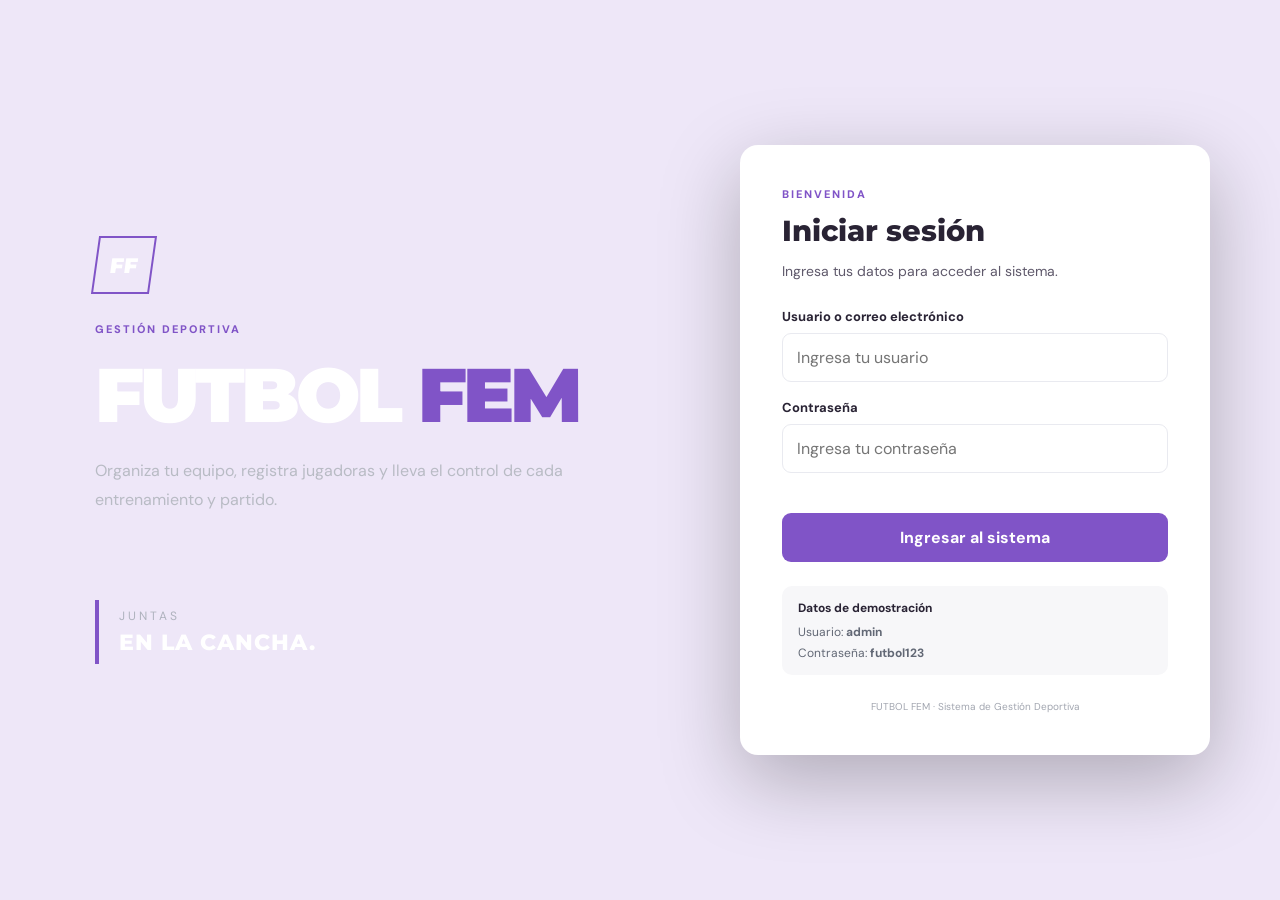
<file: index.html>
<!DOCTYPE html>
<html lang="es">
<head>
  <meta charset="UTF-8">
  <meta name="viewport" content="width=device-width, initial-scale=1.0">
  <title>FUTBOL FEM | Iniciar sesión</title>
  <link rel="stylesheet" href="css/estilos.css">
  <link rel="stylesheet" href="css/responsive.css">
</head>
<body class="login-body">
  <main class="login-layout">
    <section class="login-info">
      <div class="brand-mark">FF</div>
      <p class="eyebrow">GESTIÓN DEPORTIVA</p>
      <h1>FUTBOL <span>FEM</span></h1>
      <p class="login-description">Organiza tu equipo, registra jugadoras y lleva el control de cada entrenamiento y partido.</p>
      <div class="login-decoration">
        <span>JUNTAS</span><strong>EN LA CANCHA.</strong>
      </div>
    </section>
    <section class="login-card">
      <p class="eyebrow">BIENVENIDA</p>
      <h2>Iniciar sesión</h2>
      <p class="muted">Ingresa tus datos para acceder al sistema.</p>
      <form id="loginForm">
        <label for="usuario">Usuario o correo electrónico</label>
        <input id="usuario" name="usuario" type="text" placeholder="Ingresa tu usuario" autocomplete="username">
        <label for="contrasena">Contraseña</label>
        <input id="contrasena" name="contrasena" type="password" placeholder="Ingresa tu contraseña" autocomplete="current-password">
        <p id="loginMessage" class="form-message" role="alert"></p>
        <button class="btn btn-primary btn-full" type="submit">Ingresar al sistema</button>
      </form>
      <div class="demo-access">
        <strong>Datos de demostración</strong>
        <span>Usuario: <b>admin</b></span>
        <span>Contraseña: <b>futbol123</b></span>
      </div>
      <p class="login-footer">FUTBOL FEM · Sistema de Gestión Deportiva</p>
    </section>
  </main>
  <script src="js/login.js"></script>
</body>
</html>
</file>
<file: css/estilos.css>
@import url('https://fonts.googleapis.com/css2?family=DM+Sans:wght@400;500;600;700&family=Montserrat:wght@600;700;800;900&display=swap');

:root {
  --red: #8054c7;
  --red-dark: #6338a8;
  --ink: #292334;
  --muted: #5f596b;
  --line: #e9eaf0;
  --surface: #ffffff;
  --background: #f5f6f9;
  --green: #16865b;
}
* { box-sizing: border-box; }
body { margin: 0; font-family: 'DM Sans', Arial, sans-serif; color: var(--ink); background: var(--background); }
button, input, select { font: inherit; }
button { cursor: pointer; }
.login-body { min-height: 100vh; background: #eee7f8; }
.login-layout { min-height: 100vh; display: grid; grid-template-columns: 1fr 470px; max-width: 1250px; margin: auto; padding: 55px; gap: 70px; align-items: center; }
.login-info { color: white; padding: 25px; }
.brand-mark { width: 58px; height: 58px; display: grid; place-items: center; border: 2px solid var(--red); color: white; font: 900 21px Montserrat; transform: skew(-8deg); }
.eyebrow { color: var(--red); font-size: 11px; font-weight: 800; letter-spacing: 2px; margin: 28px 0 12px; }
.login-info h1 { font: 900 clamp(42px, 7vw, 76px) Montserrat; letter-spacing: -4px; margin: 0; }
.login-info h1 span { color: var(--red); }
.login-description { color: #b8bbc4; max-width: 470px; line-height: 1.8; font-size: 16px; }
.login-decoration { margin-top: 85px; border-left: 4px solid var(--red); padding: 8px 0 8px 20px; display: flex; flex-direction: column; gap: 5px; letter-spacing: 3px; font-size: 12px; color: #aeb2bd; }
.login-decoration strong { font: 800 22px Montserrat; color: white; letter-spacing: 1px; }
.login-card { background: white; border-radius: 18px; padding: 42px; box-shadow: 0 25px 80px #0004; }
.login-card .eyebrow { margin-top: 0; }
.login-card h2 { font: 800 29px Montserrat; margin: 0 0 8px; }
.muted { color: var(--muted); font-size: 14px; }
.login-card form { margin-top: 28px; }
label { display: block; font-size: 13px; font-weight: 700; margin: 17px 0 8px; }
input, select { width: 100%; padding: 13px 14px; border: 1px solid var(--line); border-radius: 9px; outline: none; background: white; color: var(--ink); }
input:focus, select:focus { border-color: var(--red); box-shadow: 0 0 0 3px #8054c715; }
.btn { border: 0; border-radius: 9px; padding: 12px 17px; font-weight: 700; transition: .2s; }
.btn-primary { background: var(--red); color: white; }
.btn-primary:hover { background: var(--red-dark); transform: translateY(-1px); }
.btn-full { width: 100%; margin-top: 12px; padding: 14px; }
.form-message { min-height: 18px; color: var(--red); font-size: 12px; margin: 10px 0 0; }
.demo-access { margin-top: 24px; background: #f7f7f9; border-radius: 10px; padding: 14px 16px; display: grid; gap: 5px; font-size: 12px; color: #626875; }
.demo-access strong { color: var(--ink); margin-bottom: 3px; }
.login-footer { color: #a2a6b0; text-align: center; font-size: 10px; margin: 25px 0 0; }

.app-shell { min-height: 100vh; display: grid; grid-template-columns: 245px 1fr; }
.sidebar { background: #4d376f; color: white; padding: 25px 17px; display: flex; flex-direction: column; }
.sidebar-brand { display: flex; align-items: center; gap: 12px; padding: 0 9px 30px; border-bottom: 1px solid #ffffff18; }
.sidebar-brand .brand-mark { width: 43px; height: 43px; font-size: 15px; }
.sidebar-brand strong { font: 800 16px Montserrat; }
.sidebar-brand small { display: block; color: #e0d6ed; font-size: 10px; margin-top: 4px; letter-spacing: 1px; }
.nav-title { color: #e1d6f0; font-size: 10px; font-weight: 800; letter-spacing: 1.5px; margin: 27px 10px 12px; }
.nav-link { display: flex; align-items: center; gap: 12px; width: 100%; padding: 12px 13px; margin: 3px 0; border: 0; border-radius: 8px; background: transparent; color: #f0eafa; text-align: left; font-size: 13px; }
.nav-link:hover, .nav-link.active { background: #8054c726; color: white; }
.nav-link.active { border-left: 3px solid var(--red); }
.nav-icon { width: 19px; text-align: center; font-size: 16px; }
.sidebar-bottom { margin-top: auto; border-top: 1px solid #ffffff18; padding-top: 18px; }
.user-mini { padding: 10px; font-size: 12px; color: #f0eafa; }
.user-mini strong { display: block; color: white; margin-bottom: 3px; }
.logout { color: #e0d0ff; }
.main-area { min-width: 0; }
.topbar { height: 76px; background: white; border-bottom: 1px solid var(--line); display: flex; justify-content: space-between; align-items: center; padding: 0 34px; }
.topbar small { color: var(--muted); }
.topbar strong { font: 700 14px Montserrat; }
.topbar-right { display: flex; align-items: center; gap: 13px; font-size: 12px; color: var(--muted); }
.avatar { width: 34px; height: 34px; display: grid; place-items: center; border-radius: 50%; background: #eee5fa; color: var(--red); font-weight: 800; }
.content { padding: 32px 35px 45px; max-width: 1500px; margin: auto; }
.page-heading { display: flex; justify-content: space-between; align-items: center; gap: 15px; margin-bottom: 25px; }
.page-heading h1 { font: 800 25px Montserrat; margin: 0 0 7px; }
.page-heading p { margin: 0; color: var(--muted); font-size: 13px; }
.stats-grid { display: grid; grid-template-columns: repeat(4, 1fr); gap: 17px; margin-bottom: 22px; }
.stat-card, .panel { background: white; border: 1px solid var(--line); border-radius: 13px; }
.stat-card { padding: 20px; }
.stat-top { display: flex; justify-content: space-between; color: var(--muted); font-size: 12px; }
.stat-symbol { width: 34px; height: 34px; border-radius: 9px; display: grid; place-items: center; background: #f1eafa; color: var(--red); font-size: 17px; }
.stat-number { font: 800 28px Montserrat; margin: 12px 0 4px; }
.stat-note { font-size: 11px; color: var(--muted); }
.dashboard-grid { display: grid; grid-template-columns: 1.3fr 1fr; gap: 18px; }
.panel { padding: 22px; min-width: 0; }
.panel h3 { margin: 0 0 5px; font: 700 15px Montserrat; }
.panel-subtitle { color: var(--muted); font-size: 12px; margin: 0 0 18px; }
.activity-row { display: flex; align-items: center; gap: 12px; padding: 13px 0; border-top: 1px solid #f0f0f3; }
.activity-icon { width: 37px; height: 37px; display: grid; place-items: center; background: #f5f6f9; border-radius: 10px; }
.activity-row strong { display: block; font-size: 12px; }
.activity-row small { color: var(--muted); font-size: 11px; }
.activity-date { margin-left: auto; color: var(--muted); font-size: 10px; }
.quick-actions { display: grid; grid-template-columns: 1fr 1fr; gap: 10px; }
.quick-action { border: 1px solid var(--line); background: #fff; border-radius: 9px; padding: 14px; text-align: left; color: var(--ink); font-size: 12px; font-weight: 700; }
.quick-action:hover { border-color: var(--red); color: var(--red); }
.quick-action span { display: block; font-size: 20px; margin-bottom: 9px; }
.section-view { display: none; }
.section-view.active { display: block; }
.table-wrap { overflow-x: auto; }
.data-table { width: 100%; border-collapse: collapse; min-width: 600px; }
.data-table th { text-align: left; color: #51495e; background: #fafafd; font-size: 10px; text-transform: uppercase; letter-spacing: .7px; padding: 13px 12px; }
.data-table td { border-top: 1px solid #f0f0f3; padding: 13px 12px; font-size: 12px; }
.status { display: inline-block; border-radius: 30px; padding: 5px 9px; font-size: 10px; font-weight: 700; background: #e8f6ef; color: var(--green); }
.status.pending { background: #fff3df; color: #a56b0b; }
.action-btn { border: 0; background: #f1eafa; color: var(--red); border-radius: 7px; padding: 7px 9px; font-size: 11px; font-weight: 700; }
.toolbar { display: flex; justify-content: space-between; gap: 12px; margin: 18px 0; }
.toolbar input { max-width: 280px; }
.modal-backdrop { display: none; position: fixed; inset: 0; background: #10111699; z-index: 5; align-items: center; justify-content: center; padding: 15px; }
.modal-backdrop.show { display: flex; }
.modal { width: 100%; max-width: 440px; background: white; border-radius: 14px; padding: 25px; }
.modal h3 { font: 800 18px Montserrat; margin: 0 0 10px; }
.modal-actions { display: flex; justify-content: flex-end; gap: 8px; margin-top: 20px; }
.btn-light { background: #f0f1f4; color: #444; }
.empty-state { color: var(--muted); font-size: 12px; padding: 20px 0; text-align: center; }
.notice { font-size: 11px; color: var(--muted); margin-top: 15px; }


/* Galería fotográfica del equipo */
.team-gallery {
  margin: 0 0 25px;
}
.gallery-heading h2 {
  margin: 0 0 5px;
  font: 800 20px Montserrat;
}
.gallery-heading p {
  margin: 0 0 15px;
  color: var(--muted);
  font-size: 13px;
}
.gallery-grid {
  display: grid;
  grid-template-columns: repeat(2, minmax(0, 1fr));
  gap: 16px;
}
.team-photo {
  margin: 0;
  overflow: hidden;
  border-radius: 12px;
  background: white;
  border: 1px solid var(--line);
}
.team-photo img {
  display: block;
  width: 100%;
  height: 230px;
  object-fit: cover;
}
.team-photo figcaption {
  padding: 10px 13px;
  color: var(--ink);
  font-size: 12px;
  font-weight: 700;
}
@media (max-width: 720px) {
  .gallery-grid {
    grid-template-columns: 1fr;
  }
  .team-photo img {
    height: 200px;
  }
}
</file>
<file: css/responsive.css>
@media (max-width: 1000px) {
  .login-layout { grid-template-columns: 1fr 420px; gap: 25px; padding: 30px; }
  .stats-grid { grid-template-columns: repeat(2, 1fr); }
  .app-shell { grid-template-columns: 210px 1fr; }
  .content { padding: 25px 22px; }
}
@media (max-width: 720px) {
  .login-layout { display: flex; flex-direction: column; justify-content: center; padding: 25px 16px; gap: 25px; }
  .login-info { padding: 5px; text-align: center; }
  .login-info .brand-mark { margin: auto; }
  .login-info .eyebrow { margin-top: 16px; }
  .login-info h1 { font-size: 43px; letter-spacing: -2px; }
  .login-description { font-size: 13px; margin: 8px auto; }
  .login-decoration { display: none; }
  .login-card { width: 100%; max-width: 450px; padding: 27px 22px; }
  .app-shell { display: block; }
  .sidebar { padding: 13px; }
  .sidebar-brand { padding: 0 5px 12px; }
  .sidebar .nav-title, .sidebar-bottom { display: none; }
  .sidebar nav { display: flex; overflow-x: auto; gap: 5px; padding-top: 10px; }
  .nav-link { min-width: max-content; width: auto; padding: 9px 11px; font-size: 11px; }
  .nav-icon { display: none; }
  .topbar { height: 58px; padding: 0 16px; }
  .topbar-right > span:first-child { display: none; }
  .content { padding: 22px 14px; }
  .page-heading { align-items: flex-start; flex-direction: column; }
  .page-heading h1 { font-size: 21px; }
  .stats-grid { gap: 10px; }
  .stat-card { padding: 14px; }
  .stat-number { font-size: 23px; }
  .dashboard-grid { grid-template-columns: 1fr; }
  .panel { padding: 17px; }
  .toolbar { flex-direction: column; }
  .toolbar input { max-width: none; }
}
</file>
